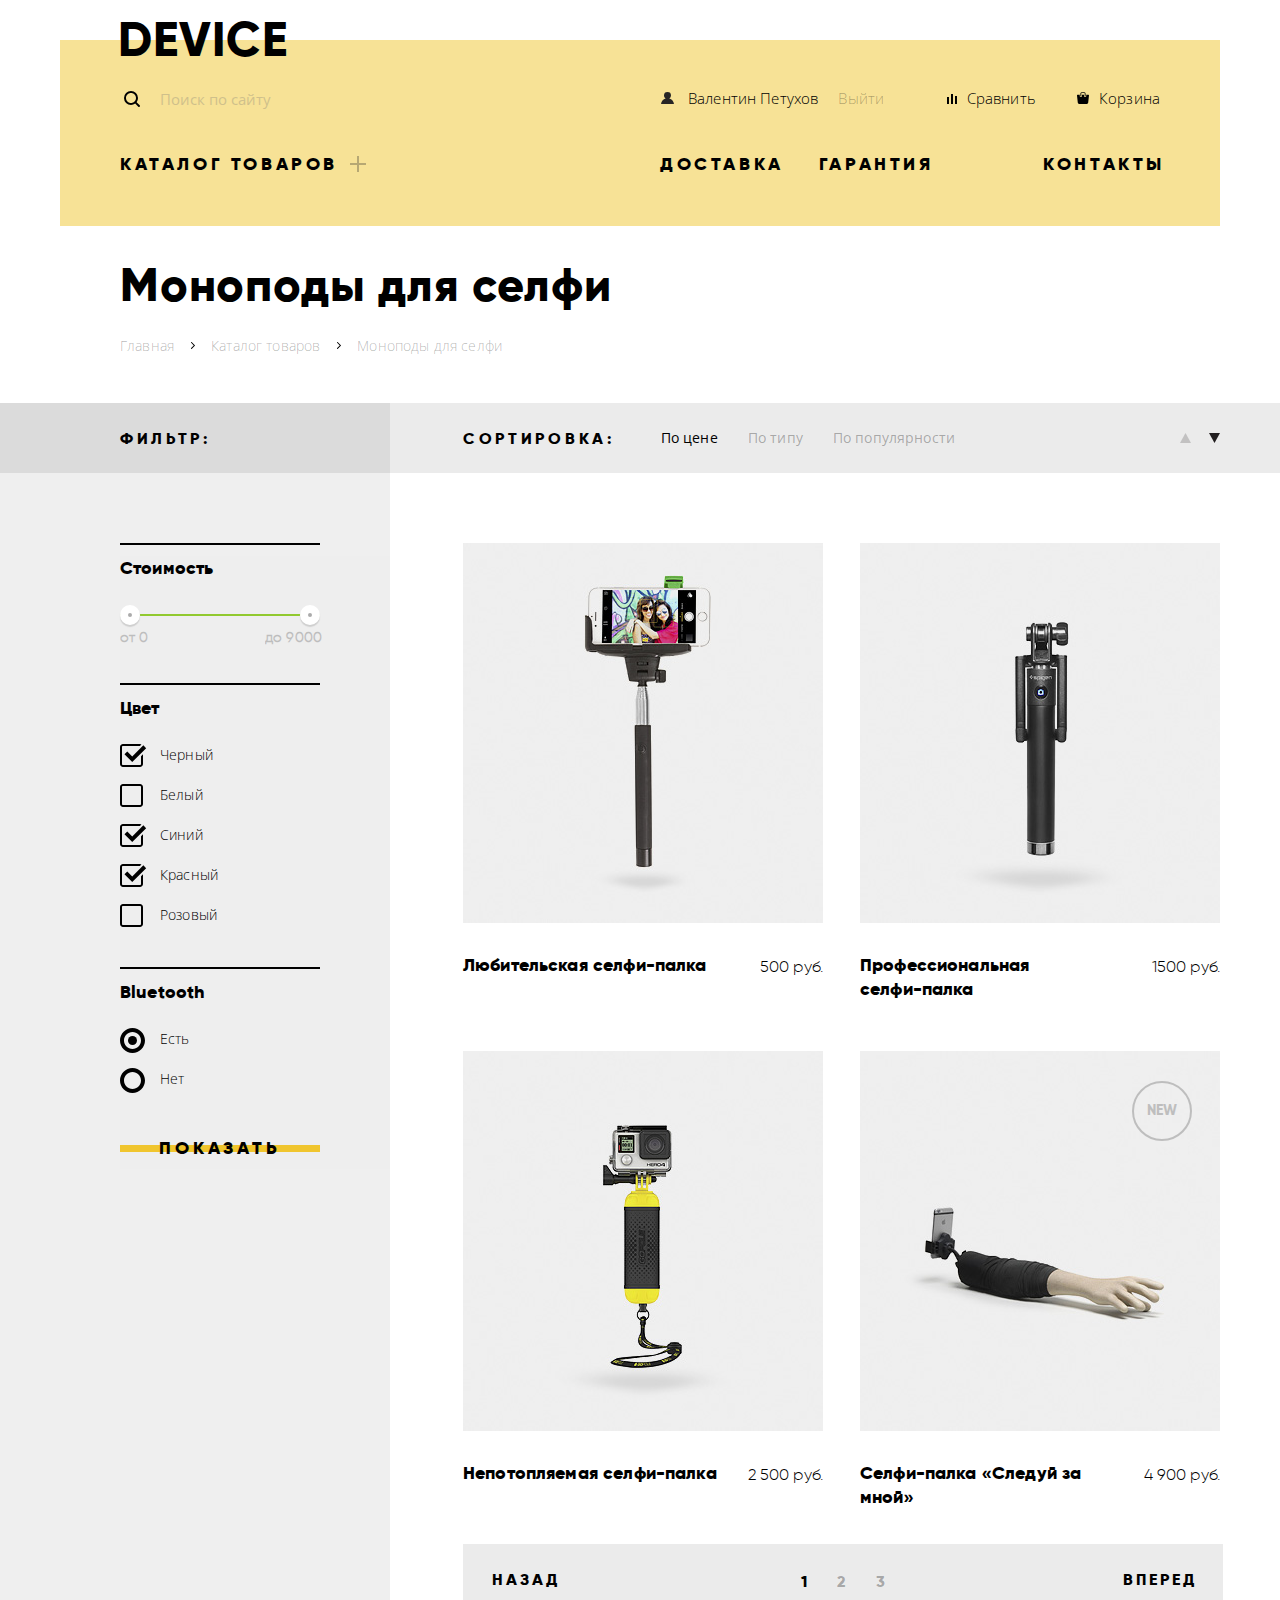
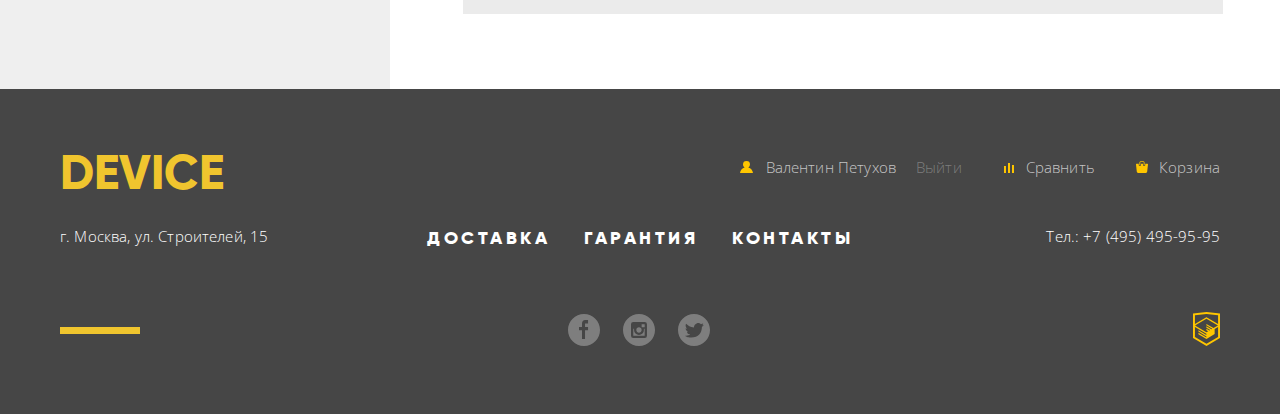
<file: catalog.html>
<!DOCTYPE html>
<html lang="ru">
<head>
    <meta charset="utf-8">
    <title>HTML Academy: Девайс</title>
    <link rel="stylesheet" href="css/normalize.min.css">
    <link rel="stylesheet" href="css/style.min.css">
    <link href="https://fonts.googleapis.com/css?family=Open+Sans:300,400,700&amp;subset=cyrillic" rel="stylesheet">
</head>
<body>
  <div class="padding-container">
    <header class="main-header">
      <p class="header-logo"><a href="index.html" >DEVICE</a></p>
      <div class="header-content">
        <form class="header-search" action="https://echo.htmlacademy.ru"
        method="get" >
            <label class="visually-hidden" for="search-input">Поиск по сайту</label>
            <input id="search-input" type="text" name="search" class="search-input" 
            placeholder="Поиск по сайту" autocomplete="off">
            <button type="submit">Найти</button>
        </form>
        <div class="header-user-and-compare">
          <ul class="header-user">
            <li class="header-user-login header-link-icon"><a href="#">Валентин Петухов</a></li>
            <li class="header-user-logout"><a href="#">Выйти</a></li>
          </ul>
          <div class="header-compare-and-basket">
            <p class="header-compare header-link-icon">
              <a href="#">Сравнить</a>
            </p>
            <p class="header-basket header-link-icon">
                <a href="#">Корзина</a>
            </p>
          </div>
        </div>
      </div>
      <nav>
        <ul class="header-menu">
          <li class="header-catalog">
              <a class="header-catalog-link" href="catalog.html">Каталог товаров</a>
            <div class="header-catalog-menu">
              <ul class="header-catalog-menu-column1">
                <li><a href="#">Виртуальная реальность</a></li>
                <li><a href="#">Моноподы для селфи</a></li>
                <li><a href="#">Экшн-камеры</a></li>
              </ul>
              <ul class="header-catalog-menu-column2">
                <li><a href="#">Фитнес-браслеты</a></li>
                <li><a href="#">Умные часы</a></li>
              </ul>
              <ul class="header-catalog-menu-column3">
                <li><a href="#">Квадрокоптеры</a></li>
              </ul>
            </div>
          </li>
          <li class="header-catalog-delivery"><a href="#">Доставка</a></li>
          <li class="header-catalog-warrant"><a href="#">Гарантия</a></li>
          <li class="header-catalog-contacts"><a href="#">Контакты</a></li>
        </ul>
      </nav>
    </header>
  </div>

  <main class="main-catalog">
    <section class="breadcrumbs">
      <h1>Моноподы для селфи</h1>
      <ul class="breadcrumbs-list">
          <li><a href="index.html">Главная</a></li>
          <li><a href="catalog.html">Каталог товаров</a></li>
          <li class="breadcrumbs-current">Моноподы для селфи</li>
      </ul>
    </section>

    <div class="catalog-wrapper">
      <div class="catalog-content">
        <section class="filters">
          <div class="filters-header">
            <h2>Фильтр:</h2>
          </div>
          <div class="filters-form-container">
            <form class="filters-form" action="https://echo.htmlacademy.ru" method="get">

              <div class="filter-fieldset-wrap">
                <fieldset class="fieldset-price">
                  <legend>Стоимость</legend>
                  <div class="range-filter">
                    <div class="range-controls">
                      <div class="scale">
                        <div class="bar"></div>
                      </div>
                      <div class="toggle toggle-min">
                        <div></div>
                        <span>от 0</span>
                      </div>
                      <div class="toggle toggle-max">
                        <div></div>
                        <span>до 9000</span>
                      </div>
                    </div>
                    <div class="price-controls">
                      <label class="visually-hidden" for="filter-min-price">Минимальная цена</label>
                      <input class="visually-hidden" type="number" name="min-price" id="filter-min-price">
                      <label class="visually-hidden" for="filter-max-price">Максимальная цена</label>
                      <input class="visually-hidden" type="number" name="max-price" id="filter-max-price">
                    </div>
                  </div>
                </fieldset>
              </div>

              <div class="filter-fieldset-wrap">
                <fieldset class="fieldset-color">
                  <legend>Цвет</legend>
                    <ul>
                      <li class="filter-option">
                        <input class="visually-hidden filter-input filter-input-checkbox" type="checkbox" name="black" id="filter-black" checked>
                        <label for="filter-black">Черный</label>
                      </li>
                      <li class="filter-option">
                        <input class="visually-hidden filter-input filter-input-checkbox" type="checkbox" name="white" id="filter-white">
                        <label for="filter-white">Белый</label>
                      </li>
                      <li class="filter-option">
                        <input class="visually-hidden filter-input filter-input-checkbox" type="checkbox" name="blue" id="filter-blue" checked>
                        <label for="filter-blue">Синий</label>
                      </li>
                      <li class="filter-option">
                        <input class="visually-hidden filter-input filter-input-checkbox" type="checkbox" name="red" id="filter-red" checked>
                        <label for="filter-red">Красный</label>
                      </li>
                      <li class="filter-option">
                        <input class="visually-hidden filter-input filter-input-checkbox" type="checkbox" name="pink" id="filter-pink">
                        <label for="filter-pink">Розовый</label>
                      </li>
                    </ul>
                </fieldset>
              </div>

              <div class="filter-fieldset-wrap">
                <fieldset class="fieldset-bluetooth">
                  <legend>Bluetooth</legend>
                  <ul>
                    <li class="filter-option">
                      <input class="visually-hidden filter-input filter-input-radio" type="radio" name="bluetooth" value="yes" id="filter-bluetooth-yes" checked>
                      <label for="filter-bluetooth-yes">Есть</label>
                    </li>
                    <li class="filter-option">
                      <input class="visually-hidden filter-input filter-input-radio" type="radio" name="bluetooth" value="no" id="filter-bluetooth-no">
                      <label for="filter-bluetooth-no">Нет</label>
                    </li>
                  </ul>
                </fieldset>
              </div>
              <button class="button" type="submit">Показать</button>
            </form>
          </div>
        </section>

        <section class="catalog">
          <div class="catalog-sort">
            <h2>Сортировка:</h2>
            <ul class="catalog-sort-type">
              <li class="sort-type-active"><a href="#">По цене</a></li>
              <li><a href="#">По типу</a></li>
              <li><a href="#">По популярности</a></li>
            </ul>
            <ul class="catalog-sort-direction">
              <li class="sort-direction-icon sort-direction-up"><a href="#"><span class="visually-hidden">По возрастанию</span></a></li>
              <li class="sort-direction-icon sort-direction-down sort-direction-active"><a href="#"><span class="visually-hidden">По убыванию</span></a></li>
            </ul>
          </div>

          <ul class="catalog-list">
            <li class="catalog-item">
              <div class="catalog-item-photo">
                <img src="img/catalog/item-1.jpg" alt="Любительская селфи-палка"
                  width="360" height="380">
                <div class="catalog-item-buttons">
                  <p><a href="#" class="button">В корзину</a></p>
                  <p><a href="#" class="catalog-item-compare">Добавить к сравнению</a></p>
                </div>
              </div>
              <div class="catalog-item-name">
                <h3><a href="#">Любительская селфи-палка</a></h3>
                <p>500 руб.</p>
              </div>
            </li>

            <li class="catalog-item">
              <div class="catalog-item-photo">
                <img src="img/catalog/item-2.jpg" alt="Профессиональная селфи-палка"
                width="360" height="380">
                <div class="catalog-item-buttons">
                  <p><a href="#" class="button">В корзину</a></p>
                  <p><a href="#" class="catalog-item-compare">Добавить к сравнению</a></p>
                </div>
              </div>
              <div class="catalog-item-name">
                <h3><a href="#">Профессиональная <br>селфи-палка</a></h3>
                <p>1500 руб.</p>
              </div>
            </li>

            <li class="catalog-item">
              <div class="catalog-item-photo">
                <img src="img/catalog/item-3.jpg" alt="Непотопляемая селфи-палка"
                width="360" height="380">
                <div class="catalog-item-buttons">
                  <p><a href="#" class="button">В корзину</a></p>
                  <p><a href="#" class="catalog-item-compare">Добавить к сравнению</a></p>
                </div>
              </div>
              <div class="catalog-item-name">
                <h3><a href="catalog-item.html">Непотопляемая селфи-палка</a></h3>
                <p>2 500 руб.</p>
              </div>
            </li>

            <li class="catalog-item ">
              <div class="catalog-item-photo catalog-item-new">
                <img src="img/catalog/item-4.jpg" alt="Селфи-палка «Следуй за мной»"
                width="360" height="380">
                <div class="catalog-item-buttons">
                  <p><a href="#" class="button">В корзину</a></p>
                  <p><a href="#" class="catalog-item-compare">Добавить к сравнению</a></p>
                </div>
              </div>
              <div class="catalog-item-name">
                <h3><a href="#">Селфи-палка «Следуй за мной»</a></h3>
                <p>4 900 руб.</p>
              </div>
            </li>
          </ul>

          <div class="pagination-list-container">
            <p><a class="pagination-button" href="#">Назад</a></p>
            <ul class="pagination-list">
              <li class="pagination-item pagination-item-current"><a>1</a></li>
              <li class="pagination-item"><a href="#">2</a></li>
              <li class="pagination-item"><a href="#">3</a></li>
            </ul>
            <p><a class="pagination-button" href="#">Вперед</a></p>
          </div>
        </section>
      </div>
    </div>
  </main>

  <div class="footer-container">
    <footer class="main-footer">
      <div class="footer-logo-navigation">
        <p><a href="index.html" class="footer-logo">DEVICE</a></p>
        <div class="footer-navigation">
          <ul class="footer-user">
            <li class="footer-user-login header-link-icon"><a href="#">Валентин Петухов</a></li>
            <li class="footer-user-logout"><a href="#">Выйти</a></li>
          </ul>
          <p class="footer-compare footer-link-icon">
            <a href="#">Сравнить</a>
          </p>
          <p class="footer-basket footer-link-icon">
              <a href="#">Корзина</a>
          </p>
        </div>
      </div>
      <div class="footer-address-menu-phone">
        <p class="footer-address">г. Москва, ул. Строителей, 15</p>
        <ul class="footer-menu">
          <li><a href="#">Доставка</a></li>
          <li><a href="#">Гарантия</a></li>
          <li><a href="#">Контакты</a></li>
        </ul>
        <p class="footer-phone">Тел.: +7 (495) 495-95-95</p>
      </div>
      <div class="footer-social-copyright">
        <ul class="footer-social">
          <li><a class="social-button social-facebook" href="#"><span class="visually-hidden">Facebook</span></a></li>
          <li><a class="social-button social-instagramm" href="#"><span class="visually-hidden">Instagram</span></a></li>
          <li><a class="social-button social-twiter" href="#"><span class="visually-hidden">Twitter</span></a></li>
        </ul>
        <p class="footer-copyright">
          <a href="https://htmlacademy.ru/intensive/htmlcss"><span class="visually-hidden">HTML Academy</span></a>
        </p>
      </div>
    </footer>
  </div>
  <script src="js/scripts.min.js"></script>
</body>
</html>
</file>
<file: css/style.min.css>
@font-face{font-family:Gilroy;font-style:normal;font-weight:400;src:local("Gilroy"),url(../fonts/gilroylight.woff2) format("woff2"),url(../fonts/gilroylight.woff) format("woff"),url(../fonts/gilroylight.ttf) format("ttf")}@font-face{font-family:Gilroy ExtraBold;font-style:normal;font-weight:700;src:local("Gilroy ExtraBold"),url(../fonts/gilroyextrabold.woff2) format("woff2"),url(../fonts/gilroyextrabold.woff) format("woff"),url(../fonts/Gilroyextrabold.ttf) format("ttf")}@import url("https://fonts.googleapis.com/css?family=Open+Sans:300,400,700&subset=cyrillic");body{margin:0;padding:0;font-family:Open Sans,Arial,sans-serif;font-size:15px;line-height:30px;font-weight:300;letter-spacing:.15px;color:#464646}a{text-decoration:none}img{max-width:100%;height:auto}.padding-container{padding-left:20px;padding-right:20px}.main-header{box-sizing:border-box;width:1160px;padding-left:60px;padding-right:60px;margin:40px auto 0;background-color:#f7e296}.main-header a{color:#000}.main-header a:focus,.main-header a:hover{color:rgba(0,0,0,.6)}.main-header a:active{color:rgba(0,0,0,.3)}.header-logo{font-family:Gilroy ExtraBold,Arial,sans-serif;font-weight:700;font-size:48px;letter-spacing:1px;color:#000;margin:0;position:relative;top:-15px;left:-2px;cursor:pointer}.header-content{margin-bottom:25px}.header-content,.header-search{display:-ms-flexbox;display:flex}.header-search{width:500px;margin-right:40px}.header-search input{box-sizing:border-box;background-color:#f7e296;width:355px;height:50px;border:none;padding:0 0 0 40px;background-image:url(../img/svg/search.svg);background-repeat:no-repeat;background-position:4px;margin-top:4px}.header-search input::-webkit-input-placeholder{opacity:.3}.header-search input:-ms-input-placeholder,.header-search input::-ms-input-placeholder{opacity:.3}.header-search input::placeholder{opacity:.3}.header-search input:hover::-webkit-input-placeholder{opacity:.6}.header-search input:hover:-ms-input-placeholder,.header-search input:hover::-ms-input-placeholder{opacity:.6}.header-search input:hover::placeholder{opacity:.6}.header-search button{box-sizing:border-box;width:85px;height:50px;background-color:transparent;color:transparent;border:2px solid transparent;margin-top:4px;position:relative;cursor:pointer;display:none}.search-input:focus+button{display:block;border-color:#000;color:#000}.header-search button:focus,.search-input:focus+button:hover{display:block;background-color:#000;color:#fff}.header-search button:active{display:block;background-color:#000;color:hsla(0,0%,100%,.3)}.header-search button:before{content:"";display:none;position:absolute;left:-356px;top:46px;width:356px;height:2px;background-color:#000}.header-search button:active:before,.header-search button:focus:before,.header-search button:hover:before,.search-input:focus+button:before{display:block}.header-search button,.header-search input:focus{outline:none}.header-user-and-compare{display:-ms-flexbox;display:flex;-ms-flex-pack:justify;justify-content:space-between;width:500px;padding-top:13px}.header-user-and-compare p{margin:0}.header-user{list-style:none;margin:0;padding:0;display:-ms-flexbox;display:flex}.header-user li{margin-right:20px}.header-user-logout a{color:rgba(0,0,0,.3)}.header-user-logout a:hover{color:#000}.header-link-icon a:before{content:"";display:inline-block;vertical-align:baseline;width:14px;height:14px;margin-right:12px;background-repeat:no-repeat;background-position:bottom}.header-link-icon a:hover:before{opacity:.6}.header-link-icon a:active:before{opacity:.3}.header-user-login a:before{margin-right:14px;background-image:url(../img/svg/user.svg)}.header-compare a:before{margin-right:8px;background-image:url(../img/svg/compare.svg)}.header-basket a:before{margin-right:9px;background-image:url(../img/svg/cart.svg)}.header-compare-and-basket{display:-ms-flexbox;display:flex;-ms-flex-pack:end;justify-content:flex-end}.header-compare-and-basket p:first-child{margin-left:10px}.header-compare-and-basket p{margin-left:40px}.header-menu{list-style:none;margin:0;padding:0;display:-ms-flexbox;display:flex;font-family:Gilroy ExtraBold,Arial,sans-serif;font-weight:700;font-size:18px;letter-spacing:3.6px;text-transform:uppercase;padding-bottom:47px}.header-menu li{margin-right:35px}.header-menu a{color:#000}.header-catalog{width:505px;position:relative}.header-catalog>a:after{content:"";display:inline-block;vertical-align:baseline;width:16px;height:16px;background-image:url(../img/svg/plus.svg);background-repeat:no-repeat;background-position:0 0;opacity:.3;position:relative;left:12px;top:2px}.header-catalog-menu{font-family:Open Sans,Arial,sans-serif;font-size:15px;line-height:36px;font-weight:300;color:#464646;text-transform:none;letter-spacing:.3px;box-sizing:border-box;display:none;width:1160px;padding-left:60px;padding-top:18px;padding-bottom:34px;position:absolute;left:-60px;z-index:10;background-color:#f7e296}.header-catalog-link:focus~.header-catalog-menu,.header-catalog-link:hover~.header-catalog-menu,.header-catalog-menu:hover,.header-catalog:focus .header-catalog-menu,.header-catalog:hover .header-catalog-menu{display:-ms-flexbox;display:flex}.header-catalog-menu ul{display:block;list-style:none;margin:0;padding:0;margin-right:30px}.header-catalog-menu .header-catalog-menu-column1{margin-right:22px}.header-catalog-menu .header-catalog-menu-column2{margin-right:37px}.header-menu .header-catalog-contacts{margin-right:-5px;margin-left:auto}.slider{width:1160px;height:520px;margin:0 auto 73px;padding-left:20px;padding-right:20px;position:relative}.slider ol{list-style-type:none;position:relative;margin:0;padding:0;counter-reset:a}.slide{position:absolute;display:-ms-flexbox;display:flex;-ms-flex-pack:start;justify-content:flex-start;overflow:hidden;width:100%;height:520px;visibility:hidden;opacity:0}.slider:before{width:1160px;height:114px;top:0;left:0;background-color:#f7e296;opacity:1}.slider:after,.slider:before{content:"";display:block;position:absolute;z-index:0;margin-left:20px;margin-right:20px}.slider:after{width:100px;height:7px;top:40px;left:600px;background-color:#fff}.slide-description,.slide-image{z-index:2}.slide .slide-counter:before{content:"0" counter(a);counter-increment:a;font-family:Gilroy ExtraBold,Arial,sans-serif;font-size:180px;color:#fff;display:block;position:absolute;z-index:2;top:64px;right:47px}.slide-image{width:560px}.slide-description,.slide-image{box-sizing:border-box;margin-right:40px}.slide-description{width:520px;padding-top:80px}.slide-description h3{font-family:Gilroy ExtraBold,Arial,sans-serif;font-weight:700;font-size:47px;line-height:56px;letter-spacing:.7px;color:#000;margin:0;margin-bottom:20px}.slide-description p{margin:0;margin-bottom:45px}.slide-description .button{width:220px;margin-bottom:55px}.slide-description table{margin-top:0;padding:0;border-collapse:collapse;border:none}.slide-description th{text-align:left;width:140px;font-size:13px;line-height:20px;font-weight:300;padding:0;padding-top:15px}.slide-description th:first-child{width:160px}.slide-description td{width:140px;font-family:Gilroy,Arial,sans-serif;font-weight:400;font-size:36px;color:#000;padding:0}.slide-description td:first-child{width:160px}.slider-controls{position:absolute;bottom:63px;top:330px;right:80px;z-index:20;font-size:0}.slider-controls label{display:inline-block;vertical-align:top;width:11px;height:11px;margin-right:22px;background-image:url(../img/svg/slider-button-empty.svg);background-size:11px 11px;cursor:pointer}#slide-button-1:checked~ol>li:first-child,#slide-button-2:checked~ol>li:nth-child(2),#slide-button-3:checked~ol>li:nth-child(3){visibility:visible;opacity:1}#slide-button-1:checked~.slider-controls>label:first-child,#slide-button-2:checked~.slider-controls>label:nth-child(2),#slide-button-3:checked~.slider-controls>label:nth-child(3){background-image:url(../img/svg/slider-button.svg)}.popular{width:1160px;margin:0 auto 180px;padding-left:20px;padding-right:20px}.popular ul{margin:0;padding:0;list-style:none;display:-ms-flexbox;display:flex;-ms-flex-wrap:wrap;flex-wrap:wrap;-ms-flex-pack:justify;justify-content:space-between}.popular-item{font-family:Gilroy ExtraBold,Arial,sans-serif;font-weight:700;font-size:18px;line-height:24px;display:block;width:160px}.popular-item a{position:relative;display:block;color:#000}.popular-item a:active{color:rgba(0,0,0,.3)}.popular-item a:before{content:"";display:inline-block;vertical-align:top;width:160px;height:160px;background-color:#f7e296;margin-bottom:35px}.popular-item a:hover:before{background-color:#f0c52e}.popular-item a:after{position:absolute;left:0;top:0;content:"";display:inline-block;vertical-align:top;width:160px;height:160px;background-repeat:no-repeat;background-position:50% 50%}.popular-item a:active:after{opacity:.3}.popular-vr a:after{background-image:url(../img/svg/popular-1.svg)}.popular-monopod a:after{background-image:url(../img/svg/popular-2.svg);background-position:bottom}.popular-camera a:after{background-image:url(../img/svg/popular-3.svg)}.popular-band a:after{background-image:url(../img/svg/popular-4.svg)}.popular-smartwatch a:after{background-image:url(../img/svg/popular-5.svg)}.popular-quadro a:after{background-image:url(../img/svg/popular-6.svg)}.services{position:relative;margin-top:100px;background-color:#e5e5e5;min-height:290px;margin-bottom:70px}.services-conteiner{width:1160px;margin-left:auto;margin-right:auto;padding-left:20px;padding-right:20px}.services-menu{position:absolute;width:277px;min-height:320px;margin:0;padding:0;top:-100px;margin-left:auto;margin-right:auto;list-style:none;border-right:7px solid #000}.services-menu li{margin-bottom:25px}.services-menu li:first-child{padding-top:80px}.services-menu .button{width:160px}.services-decription{position:relative;top:-27px;margin:0 0 0 400px;padding:0;list-style:none}.services-decription li{position:relative;width:460px;display:none;padding-bottom:50px}.services-decription div:before{content:"";display:block;position:absolute;width:200px;height:200px;top:-5px;left:525px;background-repeat:no-repeat;background-position:50% 50%}.services-delivery:before{background-image:url(../img/svg/delivery.svg)}.services-warrant:before{background-image:url(../img/svg/warranty.svg)}.services-credit:before{background-image:url(../img/svg/credit.svg)}.services-decription h3{font-family:Gilroy ExtraBold,Arial,sans-serif;font-weight:700;font-size:47px;line-height:48px;letter-spacing:.8px;color:#000;margin-bottom:30px}#services-button-1:checked~.services-decription>li:first-child,#services-button-2:checked~.services-decription>li:nth-child(2),#services-button-3:checked~.services-decription>li:nth-child(3){display:block}#services-button-1:checked~.services-menu>li:first-child>label,#services-button-2:checked~.services-menu>li:nth-child(2)>label,#services-button-3:checked~.services-menu>li:nth-child(3)>label{background-color:#000;color:#f7e184}#services-button-1:checked~ul>li:first-child>label::before,#services-button-2:checked~ul>li:nth-child(2)>label:before,#services-button-3:checked~ul>li:nth-child(3)>label:before{content:"";display:block;position:absolute;width:277px;height:100%;top:0;left:0;z-index:-1;margin-top:0;background-color:#000}.logotypes{width:1160px;margin-left:auto;margin-right:auto;margin-bottom:75px;padding:20px}.logotypes ul{list-style:none;display:-ms-flexbox;display:flex;-ms-flex-pack:justify;justify-content:space-between;padding:0;margin:0}.logo-item a{display:block;font-size:0;height:100px;width:260px;background-repeat:no-repeat;opacity:.2}.logo-item a:hover{opacity:1}.logotype-dji a:hover{width:260px;height:100px;background:url(../img/logo/logo_sprites.jpg) 0 0}.logotype-dji a{width:260px;height:100px;background:url(../img/logo/logo_sprites.jpg) 0 -100px}.logotype-gopro a:hover{width:260px;height:100px;background:url(../img/logo/logo_sprites.jpg) 0 -200px}.logotype-gopro a{width:260px;height:100px;background:url(../img/logo/logo_sprites.jpg) 0 -300px}.logotype-spgadgets a:hover{width:260px;height:100px;background:url(../img/logo/logo_sprites.jpg) 0 -400px}.logotype-spgadgets a{width:260px;height:100px;background:url(../img/logo/logo_sprites.jpg) 0 -500px}.logotype-vive a:hover{width:260px;height:100px;background:url(../img/logo/logo_sprites.jpg) 0 -600px}.logotype-vive a{width:260px;height:100px;background:url(../img/logo/logo_sprites.jpg) 0 -700px}.info_and_contacts{width:1160px;margin-left:auto;margin-right:auto;margin-bottom:40px;display:-ms-flexbox;display:flex;-ms-flex-pack:justify;justify-content:space-between;padding-left:20px;padding-right:20px}.info_and_contacts section{width:560px}.info_and_contacts h2{font-family:Gilroy ExtraBold,Arial,sans-serif;font-weight:700;font-size:47px;line-height:48px;color:#000;position:relative;left:-2px;margin-top:45px;margin-bottom:45px}.info_and_contacts p{margin:0;margin-bottom:30px}.info_and_contacts section:before{content:"";display:block;background-color:#000;width:80px;height:6px;position:relative}.info_and_contacts .button{width:260px}.info ul{list-style:none;margin:0;padding:0;margin-top:65px;margin-bottom:55px}.info li{font-family:Gilroy ExtraBold,Arial,sans-serif;font-weight:700;font-size:16px;line-height:40px}.info p{padding-right:70px}.info li:before{content:"";display:inline-block;vertical-align:baseline;width:4px;height:4px;margin-right:25px;border:2px solid #e5e5e5;border-radius:50%}.contact p{margin-bottom:40px}.contact .button{margin-top:60px}.footer-container{background-color:#464646}.main-footer{width:1160px;min-height:325px;margin-left:auto;margin-right:auto;padding-left:20px;padding-right:20px}.main-footer:after{content:"";display:block;width:80px;height:7px;position:relative;bottom:0;background-color:#f0c52e;bottom:30px}.footer-logo-navigation{display:-ms-flexbox;display:flex;-ms-flex-pack:justify;justify-content:space-between;padding-top:45px;margin-bottom:8px}.footer-logo{font-family:Gilroy ExtraBold,Arial,sans-serif;font-weight:700;font-size:48px;line-height:48px;letter-spacing:0;color:#f0c52e;margin:0;padding:0;cursor:pointer}.footer-logo:focus,.footer-logo:hover{opacity:.6}.footer-logo:active{opacity:.3}.footer-navigation{display:-ms-flexbox;display:flex;margin:0;padding:0;margin-top:3px}.footer-navigation p,.footer-navigation ul{margin-left:40px}.footer-navigation a{color:hsla(0,0%,100%,.7)}.footer-navigation a:focus,.footer-navigation a:hover{color:#fff}.footer-navigation a:active{color:hsla(0,0%,100%,.3)}.footer-user{list-style:none;display:-ms-flexbox;display:flex}.footer-user li{margin-right:20px}.footer-user li:last-child{margin-right:0}.footer-user-logout a{color:hsla(0,0%,100%,.3)}.footer-user-logout a:hover{color:#fff}.footer-link-icon a:before{content:"";display:inline-block;vertical-align:baseline;width:14px;height:14px;margin-right:10px;background-repeat:no-repeat;background-position:bottom;opacity:1}.footer-link-icon a:hover:before{opacity:.6}.footer-link-icon a:active:before{opacity:.3}.footer-user-login a:before{background-image:url(../img/svg/user-footer.svg)}.footer-compare a:before{background-image:url(../img/svg/compare-footer.svg)}.footer-basket a:before{background-image:url(../img/svg/cart-footer.svg)}.footer-address-menu-phone{display:-ms-flexbox;display:flex;-ms-flex-pack:justify;justify-content:space-between;margin-bottom:50px}.footer-address,.footer-phone{width:260px;color:#fff;padding:0;margin:0}.footer-phone{text-align:right}.footer-menu{list-style:none;margin:0;padding:0;display:-ms-flexbox;display:flex;padding-top:2px}.footer-menu li{margin:0 17px}.footer-menu a{font-family:Gilroy ExtraBold,Arial,sans-serif;font-weight:700;font-size:18px;line-height:24px;letter-spacing:3.5px;text-transform:uppercase;color:#fff}.footer-menu a:focus,.footer-menu a:hover{color:hsla(0,0%,100%,.6)}.footer-menu a:active{color:hsla(0,0%,100%,.3)}.footer-social-copyright{display:-ms-flexbox;display:flex;-ms-flex-pack:end;justify-content:flex-end}.footer-social{width:33%;display:-ms-flexbox;display:flex;-ms-flex-pack:center;justify-content:center;margin:0;padding:0;padding-right:7px;padding-top:10px;list-style:none}.social-button{content:"";display:block;width:33px;height:33px;margin:0 11px;background-position:50% 50%;background-repeat:no-repeat;opacity:.3}.social-button:hover{opacity:1}.social-button:active{opacity:.1}.social-facebook{background-image:url(../img/svg/fb.svg)}.social-instagramm{background-image:url(../img/svg/instagram.svg)}.social-twiter{background-image:url(../img/svg/twitter.svg)}.footer-copyright{width:33%;text-align:right;margin:0;padding:0;padding-top:8px}.footer-copyright a:before{content:"";display:inline-block;vertical-align:baseline;width:27px;height:37px;background-position:50% 50%;background-repeat:no-repeat;background-image:url(../img/svg/logo-html.svg)}.modal{position:fixed;background-color:#fff;box-shadow:0 10px 50px rgba(0,0,0,.7);z-index:9999}.modal-writeus{display:none;top:120px;left:50%;margin-left:-480px;width:960px;height:555px;background-color:#fff}.form-writeus{box-sizing:border-box;padding:92px 100px 10px}.writeus-name-email{display:-ms-flexbox;display:flex;-ms-flex-pack:justify;justify-content:space-between}.writeus-name-email p{margin:0;padding:0;margin-bottom:20px;width:360px}.form-writeus label{font-family:Gilroy ExtraBold,Arial,sans-serif;font-weight:700;font-size:18px;line-height:24px;color:#000}.form-writeus input{box-sizing:border-box;width:360px;height:50px;background-color:#eaeaea;border:none;outline:none;padding-left:21px}.form-writeus input:invalid,.form-writeus input:invalid:focus{background-color:#f6dada}.form-writeus textarea{box-sizing:border-box;width:760px;height:157px;background-color:#eaeaea;border:none;resize:none;outline:none;padding:19px 21px;margin-bottom:20px}.form-writeus .button{width:200px}.form-writeus input:hover,.form-writeus textarea:hover{background-color:#ebebeb}.form-writeus input:focus,.form-writeus textarea:focus{background-color:#fff;border:3px solid #f7e296}.form-writeus .form-invalid,.form-writeus .form-invalid:focus{background-color:#f6dada}.form-writeus input::-webkit-input-placeholder,.form-writeus textarea::-webkit-input-placeholder{font-family:Open Sans,Arial,sans-serif;font-size:14px;font-weight:300;line-height:50px;color:rgba(70,70,70,.4)}.form-writeus input:-ms-input-placeholder,.form-writeus input::-ms-input-placeholder,.form-writeus textarea:-ms-input-placeholder,.form-writeus textarea::-ms-input-placeholder{font-family:Open Sans,Arial,sans-serif;font-size:14px;font-weight:300;line-height:50px;color:rgba(70,70,70,.4)}.form-writeus input::placeholder,.form-writeus textarea::placeholder{font-family:Open Sans,Arial,sans-serif;font-size:14px;font-weight:300;line-height:50px;color:rgba(70,70,70,.4)}.modal-map{display:none;top:120px;left:50%;margin-left:-480px;width:960px;height:560px;background-color:#fff}.modal-show{display:block;animation:a .6s}@keyframes a{0%{transform:translateY(-2000px)}70%{transform:translateY(30px)}90%{transform:translateY(-10px)}to{transform:translateY(0)}}@keyframes b{0%,to{transform:translateX(0)}10%,30%,50%,70%,90%{transform:translateX(-10px)}20%,40%,60%,80%{transform:translateX(10px)}}.modal-close{border:none;background-color:transparent;background-image:url(../img/svg/modal-close.svg);background-position:50% 50%;background-repeat:no-repeat;width:55px;height:55px;position:absolute;top:20px;right:20px;opacity:.5;cursor:pointer;outline:none}.modal-close:focus,.modal-close:hover{opacity:1}.modal-close:active{opacity:.3}.modal-error{animation:b .6s}.modal-overlay{position:fixed;top:0;left:0;width:100%;height:100%;z-index:9998;display:none}.modal-overlay-show{display:block}.button{display:inline-block;vertical-align:baseline;box-sizing:border-box;position:relative;padding:7px 10px 9px;z-index:1;font-family:Gilroy ExtraBold,Arial,sans-serif;font-weight:700;font-size:18px;line-height:24px;text-transform:uppercase;letter-spacing:3.8px;text-decoration:none;text-align:center;color:#000;border:none;background:transparent;cursor:pointer}.button:before{height:7px;top:50%;margin-top:-4px;transition:height .1s,top .1s}.button:before,.button:focus:before,.button:hover:before{content:"";display:inline-block;vertical-align:top;position:absolute;width:100%;left:0;z-index:-1;background-color:#f0c52e}.button:focus:before,.button:hover:before{height:100%;top:0;margin-top:0}.button:active{color:rgba(0,0,0,.3)}.visually-hidden{position:absolute;width:1px;height:1px;margin:-1px;border:0;padding:0;clip:rect(0 0 0 0);overflow:hidden}.breadcrumbs{box-sizing:border-box;width:1200px;padding-left:80px;padding-right:80px;margin-left:auto;margin-right:auto;margin-bottom:45px}.breadcrumbs h1{font-family:Gilroy ExtraBold,Arial,sans-serif;font-weight:700;font-size:47px;line-height:48px;letter-spacing:.8px;color:#000;margin-top:35px;margin-bottom:25px}.breadcrumbs-list{font-family:Open Sans,Arial,sans-serif;font-size:14px;line-height:24px;font-weight:300;color:rgba(0,0,0,.3);list-style:none;margin:0;padding:0;display:-ms-flexbox;display:flex}.breadcrumbs-list li:after{content:"";display:inline-block;vertical-align:top;width:7px;height:9px;background-image:url(../img/svg/nav-arrow.svg);background-position:50% 50%;background-repeat:no-repeat;margin:7px 15px 0}.breadcrumbs-list li:last-child:after{content:none}.breadcrumbs-list a{font-family:Open Sans,Arial,sans-serif;font-size:14px;line-height:24px;font-weight:300;color:rgba(0,0,0,.3)}.breadcrumbs-list a:hover{color:rgba(0,0,0,.6)}.breadcrumbs-list a:active{color:rgba(0,0,0,.1)}.catalog-wrapper{position:relative}.catalog-wrapper:before{right:50%;left:0;background:linear-gradient(180deg,#dbdbdb 70px,#efefef 0)}.catalog-wrapper:after,.catalog-wrapper:before{position:absolute;z-index:-1;top:0;bottom:0;content:""}.catalog-wrapper:after{right:0;left:50%;background:linear-gradient(180deg,#ebebeb 70px,#fff 0)}.catalog-content{width:1160px;display:-ms-flexbox;display:flex;margin:0 auto;padding-left:20px;padding-right:20px}.filters{width:330px;padding-left:60px;background:linear-gradient(180deg,#dbdbdb 70px,#efefef 0)}.catalog,.filters{box-sizing:border-box}.catalog{width:830px;padding-left:73px;background:linear-gradient(180deg,#ebebeb 70px,#fff 0)}.catalog-sort h2,.filters h2{font-family:Gilroy ExtraBold,Arial,sans-serif;font-weight:700;font-size:16px;line-height:24px;letter-spacing:3.7px;color:#000;text-transform:uppercase;margin-top:24px;margin-right:46px}.filters h2{margin-bottom:105px}.filters fieldset{border:none;margin:0;padding:0;padding-top:15px;margin-bottom:45px;font-family:Gilroy ExtraBold,Arial,sans-serif;font-weight:700;font-size:18px;line-height:24px;color:#000}.filter-fieldset-wrap{position:relative}.filter-fieldset-wrap:before{content:"";display:block;position:absolute;top:-13px;left:0;width:200px;height:2px;background-color:#000}.filters-form .fieldset-price{padding-top:20px;margin-bottom:38px}.filters-form-container{background-color:#eee}.filters-form ul{list-style:none;margin:0;padding:0}.filters-form label{position:relative;display:block;cursor:pointer;-webkit-user-select:none;-moz-user-select:none;-ms-user-select:none;user-select:none;font-family:Open Sans,Arial,sans-serif;font-size:14px;line-height:40px;font-weight:300;color:#000;padding-left:40px}.range-controls{position:relative;height:45px;width:200px;padding-top:14px}.range-controls .scale{height:2px;background:#dbdbdb}.range-controls .bar{position:relative;width:200px;height:2px;background:#91c92f}.range-controls .toggle{position:absolute;top:5px;left:0}.toggle div{width:4px;height:4px;border:8px solid #fff;background-color:#ababab;box-shadow:0 2px 1px 0 #cfcfcf;border-radius:50%;cursor:pointer}.toggle span{position:absolute;display:inline-block;vertical-align:top;font-family:Gilroy,Arial,sans-serif;font-weight:700;font-size:14px;line-height:24px;opacity:.2;white-space:nowrap}.range-controls .toggle-min{left:0}.range-controls .toggle-max{left:180px}.toggle-min span{margin-left:0}.toggle-max span{margin-left:-35px}.filter-input-checkbox+label:before,.filter-input-checkbox:checked:not(:disabled)+label:active:before{content:"";position:absolute;left:0;top:9px;width:27px;height:23px;background-image:url(../img/svg/checkbox-off.svg);background-repeat:no-repeat;background-position:0 0}.filter-input-checkbox:checked+label:before,.filter-input-checkbox:not(:disabled)+label:active:before{background-image:url(../img/svg/checkbox-on.svg)}.filter-input-checkbox+label:hover:before,.filter-input-checkbox:focus+label:before{opacity:.6}.filter-input-radio+label:before,.filter-input-radio:checked:not(:disabled)+label:active:before{content:"";position:absolute;left:0;top:9px;width:26px;height:26px;background-image:url(../img/svg/radio-off.svg);background-repeat:no-repeat;background-position:0 0}.filter-input-radio:checked+label:before,.filter-input-radio:not(:disabled)+label:active:before{background-image:url(../img/svg/radio-on.svg)}.filter-input-radio+label:hover:before,.filter-input-radio:focus+label:before{opacity:.6}.filter-input:disabled+label{color:#a6a6a6}.filter-input:disabled+label:before{color:#a6a6a6;opacity:.25}.filters-form .fieldset-bluetooth{margin-bottom:30px}.filters-form .button{width:200px}.catalog-sort{min-height:70px;display:-ms-flexbox;display:flex}.catalog-sort-type{list-style:none;display:-ms-flexbox;display:flex;margin-top:19px;padding:0}.catalog-sort-type li{margin-right:30px}.catalog-sort-direction{list-style:none;display:-ms-flexbox;display:flex;margin-top:29px;margin-left:auto;padding:0}.catalog-sort-direction li{margin-left:17px}.sort-direction-icon a{display:block;width:12px;height:12px;background-position:50% 50%;background-repeat:no-repeat;opacity:.2}.sort-direction-icon a:hover{opacity:.4}.sort-direction-active a,.sort-direction-icon a:active{opacity:1}.sort-direction-up a{background-image:url(../img/svg/icon-up-dir.svg)}.sort-direction-down a{background-image:url(../img/svg/icon-down-dir.svg)}.catalog-sort a{font-family:Open Sans,Arial,sans-serif;font-size:14px;line-height:18px;font-weight:400;color:rgba(0,0,0,.3)}.sort-type-active a{color:#000}.catalog-sort a:hover{color:rgba(0,0,0,.6)}.catalog-sort a:active{color:#000}.catalog-list{list-style:none;margin:0;padding:0;display:-ms-flexbox;display:flex;-ms-flex-pack:justify;justify-content:space-between;-ms-flex-wrap:wrap;flex-wrap:wrap;width:757px;padding-top:20px}.catalog-item{display:block;width:360px;margin-top:50px}.catalog-item-photo{width:360px;height:380px;position:relative}.catalog-item-photo:hover .catalog-item-buttons{display:-ms-flexbox;display:flex}.catalog-item-buttons{box-sizing:border-box;position:absolute;top:0;left:0;display:none;-ms-flex-flow:column;flex-flow:column;-ms-flex-align:center;align-items:center;-ms-flex-pack:start;justify-content:flex-start;padding-top:170px;width:360px;height:380px;background-color:hsla(0,0%,93%,.7)}.catalog-item-buttons p{margin:0;padding:0}.catalog-item-buttons:hover{display:-ms-flexbox;display:flex}.catalog-item-buttons .button{width:200px;margin-bottom:10px}.catalog-item-compare{font-family:Open Sans,Arial,sans-serif;font-size:13px;line-height:36px;font-weight:300;color:rgba(0,0,0,.5)}.catalog-item-compare:hover{color:#000}.catalog-item-compare:active{color:rgba(0,0,0,.2)}.catalog-item-name{display:-ms-flexbox;display:flex;-ms-flex-pack:justify;justify-content:space-between}.catalog-item-name h3{width:270px;margin:0;padding:0;margin-top:30px}.catalog-item-name a,.catalog-item-name h3{font-family:Gilroy ExtraBold,Arial,sans-serif;font-weight:700;font-size:18px;line-height:24px}.catalog-item-name a{color:#000}.catalog-item-name p{font-family:Gilroy,Arial,sans-serif;font-weight:400;font-size:16px;line-height:24px;color:#000;margin:0;padding:0;margin-top:32px}.catalog-item-new,.catalog-item-new:before{display:-ms-flexbox;display:flex}.catalog-item-new:before{content:"NEW";-ms-flex-pack:center;justify-content:center;-ms-flex-align:center;align-items:center;position:absolute;width:56px;height:56px;border:2px solid #000;opacity:.2;top:30px;right:28px;font-family:Gilroy ExtraBold,Arial,sans-serif;font-weight:700;font-size:14px;line-height:24px;color:#000;border-radius:50%;text-align:center}.pagination-list-container{background-color:#ebebeb;width:760px;min-height:70px;display:-ms-flexbox;display:flex;-ms-flex-pack:justify;justify-content:space-between;margin-bottom:75px;margin-top:35px}.pagination-list{list-style:none;margin:0;padding:0;display:-ms-flexbox;display:flex}.pagination-list li{margin-left:15px;margin-right:15px;margin-top:22px}.pagination-list a{font-family:Gilroy ExtraBold,Arial,sans-serif;font-weight:700;font-size:16px;line-height:24px;color:rgba(0,0,0,.3)}.pagination-list a:hover{color:rgba(0,0,0,.6)}.pagination-item-current a,.pagination-list a:active{color:#000}.pagination-list-container>p{display:-ms-flexbox;display:flex;margin:0}.pagination-button{box-sizing:border-box;display:block;width:126px;height:70px;font-family:Gilroy ExtraBold,Arial,sans-serif;font-weight:700;font-size:16px;line-height:27px;letter-spacing:3px;color:#000;text-transform:uppercase;text-align:center;padding-top:22px}.pagination-button:hover{background-color:#d9d9d9}.pagination-button:active{color:rgba(0,0,0,.3)}
</file>
